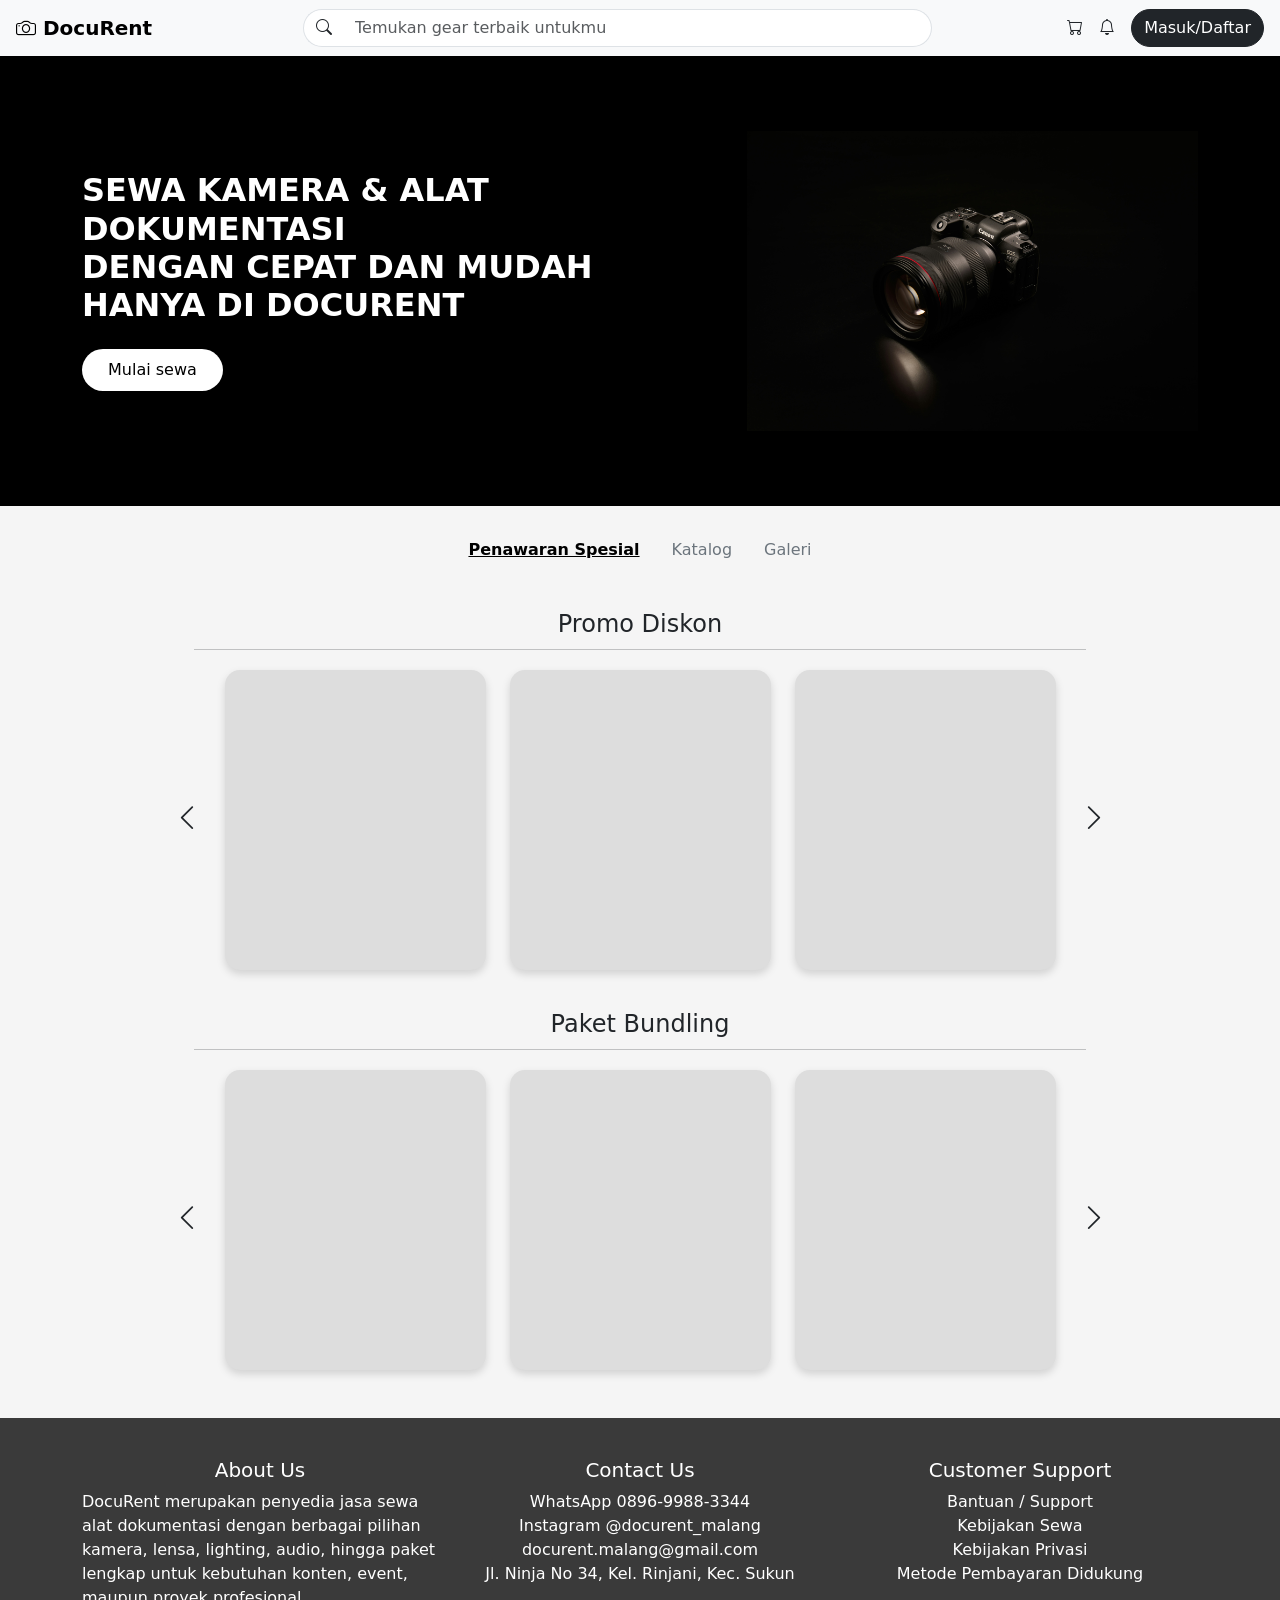
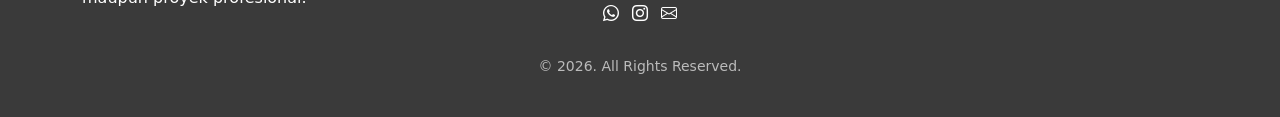
<file: index.html>
<!DOCTYPE html>
<html lang="id">
<head>
    <meta charset="UTF-8">
    <meta name="viewport" content="width=device-width, initial-scale=1.0">
    <title>DocuRent - Home</title>
    <link href="https://cdn.jsdelivr.net/npm/bootstrap@5.3.2/dist/css/bootstrap.min.css" rel="stylesheet">
    <link href="https://cdn.jsdelivr.net/npm/bootstrap-icons@1.11.3/font/bootstrap-icons.css" rel="stylesheet">
    <link rel="stylesheet" href="index-style.css">
</head>
<body>

    <nav class="navbar navbar-expand-lg bg-light px-3">

        <!-- Untuk desktop -->
        <a class="navbar-brand fw-bold d-none d-lg-block" href="#">
            <i class="bi bi-camera"></i> DocuRent
        </a>

        <div class="d-none d-lg-flex flex-grow-1 justify-content-center">
            <form style="width: 70%; max-width: 800px;">
                <div class="input-group">
                    <span class="input-group-text bg-white border-end-0 rounded-start-pill">
                        <i class="bi bi-search"></i>
                    </span>
                    <input 
                        type="search"
                        class="form-control border-start-0 rounded-end-pill"
                        placeholder="Temukan gear terbaik untukmu">
                </div>
            </form>
        </div>

        <div class="d-none d-lg-flex align-items-center">
            <i class="bi bi-cart me-3"></i>
            <i class="bi bi-bell me-3"></i>

            <a href="login.html" class="btn btn-dark rounded-pill">
                Masuk/Daftar
            </a>
        </div>

        <!-- Untuk mobile -->
        <div class="d-flex d-lg-none align-items-center w-100 gap-2">

            <div class="flex-grow-1">
                <div class="input-group">
                    <span class="input-group-text bg-white border-end-0">
                        <i class="bi bi-search"></i>
                    </span>
                    <input 
                        type="search"
                        class="form-control border-start-0"
                        placeholder="Cari gear...">
                </div>
            </div>

            <a href="login.html" class="btn btn-dark btn-sm rounded-pill px-3">
                Masuk/Daftar
            </a>

        </div>

    </nav>

    <!-- Hero -->
    <section class="hero">
        <div class="container">
            <div class="row align-items-center">
                <div class="col-md-7">
                    <h1>
                        SEWA KAMERA & ALAT DOKUMENTASI<br>
                        DENGAN CEPAT DAN MUDAH<br>
                        HANYA DI DOCURENT
                    </h1>

                    <button class="btn btn-hero mt-3">Mulai sewa</button>
                </div>

                <div class="col-md-5 d-none d-md-flex">
                    <img src="assets/camera-index.jpg" alt="Camera" class="img-fluid w-100">
                </div>
            </div>
        </div>
    </section>

    <!-- Tab -->
    <div class="container mt-4 text-center">
        <ul class="nav justify-content-center custom-tabs">
            <li class="nav-item">
                <a class="nav-link active" href="#">Penawaran Spesial</a>
            </li>
            <li class="nav-item">
                <a class="nav-link" href="#">Katalog</a>
            </li>
            <li class="nav-item">
                <a class="nav-link" href="#">Galeri</a>
            </li>
        </ul>
    </div>

    <!-- Promo Diskon -->
    <div class="container">
        <div class="section-title">
            <h4>Promo Diskon</h4>
            <hr>
        </div>

        <div class="row justify-content-center align-items-center flex-nowrap">
            <div class="col-auto">
                <i class="bi bi-chevron-left fs-3"></i>
            </div>

            <div class="col-8 col-md-3">
                <div class="custom-card"></div>
            </div>

            <div class="col-12 col-md-3 d-none d-md-block">
                <div class="custom-card"></div>
            </div>

            <div class="col-12 col-md-3 d-none d-md-block">
                <div class="custom-card"></div>
            </div>

            <div class="col-auto">
                <i class="bi bi-chevron-right fs-3"></i>
            </div>
        </div>
    </div>

    <!-- Paket Bundling -->
    <div class="container mb-5">
        <div class="section-title">
            <h4>Paket Bundling</h4>
            <hr>
        </div>

        <div class="row justify-content-center align-items-center flex-nowrap">
            <div class="col-auto">
                <i class="bi bi-chevron-left fs-3"></i>
            </div>

            <div class="col-8 col-md-3">
                <div class="custom-card"></div>
            </div>

            <div class="col-12 col-md-3 d-none d-md-block">
                <div class="custom-card"></div>
            </div>

            <div class="col-12 col-md-3 d-none d-md-block">
                <div class="custom-card"></div>
            </div>

            <div class="col-auto">
                <i class="bi bi-chevron-right fs-3"></i>
            </div>
        </div>
    </div>

    <!-- Footer -->
    <footer>
        <div class="container">
            <div class="row">

                <div class="col-md-4">
                    <h5 class="text-center">About Us</h5>
                    <p class="text-justify">
                        DocuRent merupakan penyedia jasa sewa alat dokumentasi
                        dengan berbagai pilihan kamera, lensa, lighting,
                        audio, hingga paket lengkap untuk kebutuhan konten,
                        event, maupun proyek profesional.
                    </p>
                </div>

                <div class="col-md-4 text-center">
                    <h5>Contact Us</h5>
                    <p>
                        WhatsApp 0896-9988-3344<br>
                        Instagram @docurent_malang<br>
                        docurent.malang@gmail.com<br>
                        Jl. Ninja No 34, Kel. Rinjani, Kec. Sukun
                    </p>
                    <i class="bi bi-whatsapp me-2"></i>
                    <i class="bi bi-instagram me-2"></i>
                    <i class="bi bi-envelope"></i>
                </div>

                <div class="col-md-4 text-center">
                    <h5>Customer Support</h5>
                    <p>
                        Bantuan / Support<br>
                        Kebijakan Sewa<br>
                        Kebijakan Privasi<br>
                        Metode Pembayaran Didukung
                    </p>
                </div>

            </div>

            <div class="footer-bottom">
                © 2026. All Rights Reserved.
            </div>
        </div>
    </footer>
</body>
</html>
</file>
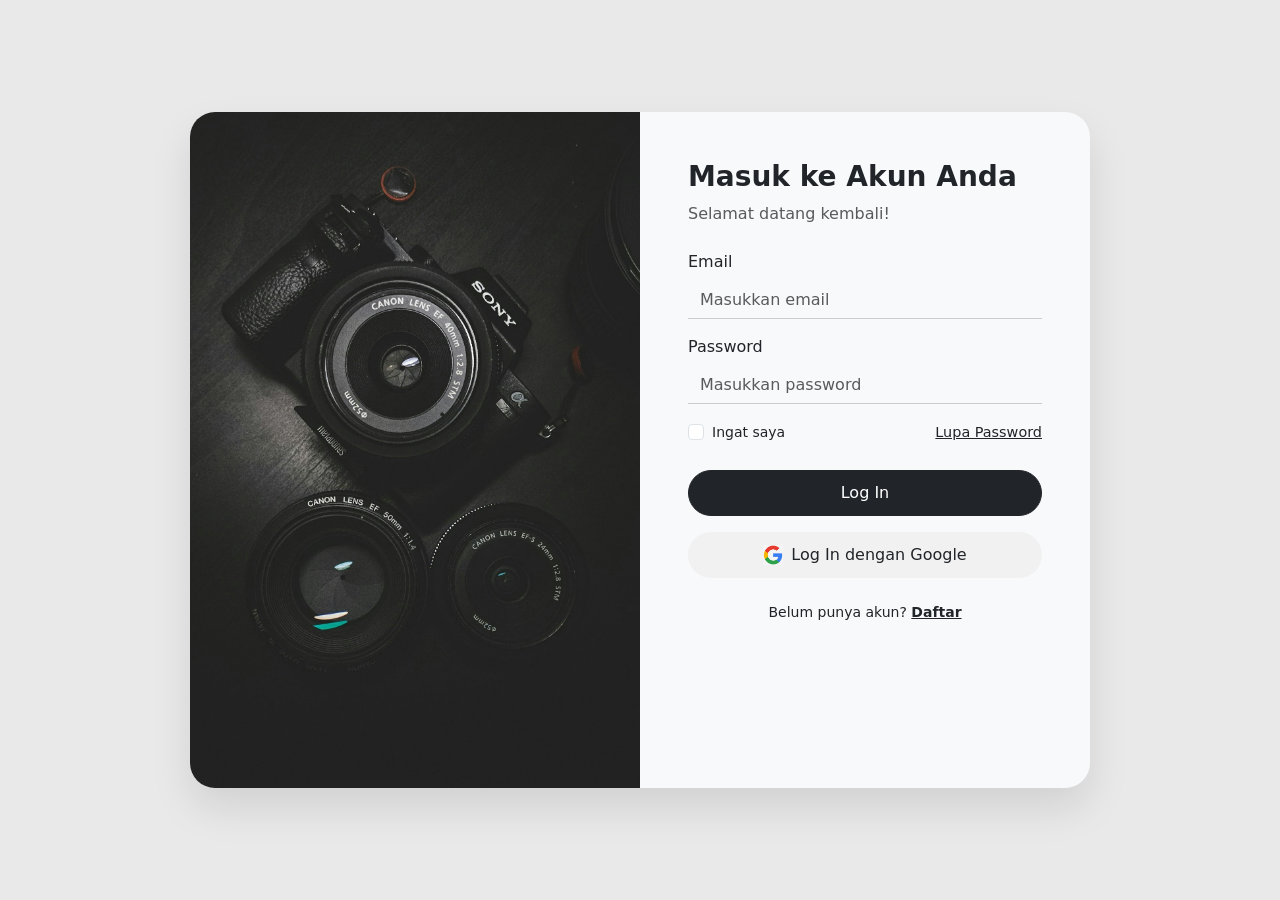
<file: login.html>
<!DOCTYPE html>
<html lang="en">
<head>
    <meta charset="UTF-8">
    <title>DocuRent - Login</title>
    <meta name="viewport" content="width=device-width, initial-scale=1.0">
    <link href="https://cdn.jsdelivr.net/npm/bootstrap@5.3.2/dist/css/bootstrap.min.css" rel="stylesheet">
    <link rel="stylesheet" href="login-style.css">
</head>
<body>

    <div class="container d-flex justify-content-center align-items-center min-vh-100">
        <div class="login-container w-100">
            <div class="row g-0">

                <div class="col-md-6 d-none d-md-block">
                    <div class="image-box h-100">
                        <img src="assets/camera-login.jpg" alt="Illustration">
                    </div>
                </div>

                <div class="col-12 col-md-6 p-4 p-md-5">
                    <h3 class="fw-bold mb-2">Masuk ke Akun Anda</h3>
                    <p class="text-muted mb-4">
                        Selamat datang kembali!
                    </p>

                    <form>
                        <div class="mb-3">
                            <label class="form-label">Email</label>
                            <input type="email" class="form-control" placeholder="Masukkan email">
                        </div>

                        <div class="mb-3">
                            <label class="form-label">Password</label>
                            <input type="password" class="form-control" placeholder="Masukkan password">
                        </div>

                        <div class="d-flex justify-content-between align-items-center mb-4 flex-wrap gap-2">
                            <div class="form-check">
                                <input class="form-check-input" type="checkbox">
                                <label class="form-check-label small">
                                    Ingat saya
                                </label>
                            </div>
                            <a href="#" class="forgot-password text-dark">
                                Lupa Password
                            </a>
                        </div>

                        <a href="index.html" class="btn btn-dark w-100 mb-3">
                            Log In
                        </a>

                        <button type="button"
                            class="btn btn-google w-100 mb-4 d-flex align-items-center justify-content-center">
                            <img src="assets/google.png" alt="Google" height="20" class="me-2">
                            Log In dengan Google
                        </button>

                        <p class="text-center small">
                            Belum punya akun?
                            <a href="#" class="fw-bold text-dark">Daftar</a>
                        </p>
                    </form>
                </div>

            </div>
        </div>
    </div>

</body>
</html>
</file>
<file: index-style.css>
body {
    background-color: #f5f5f5;
}

.hero {
    min-height: 50vh;
    display: flex;
    align-items: center;
    background-color: #000;
    color: #fff;
}

.hero img {
    width: 100%;
    height: 100%;
    object-fit: cover;
}

.hero h1 {
    font-size: 32px;
    font-weight: 600;
}

.btn-hero {
    padding: 8px 25px;
    border-radius: 30px;
    background-color: #fff;
    color: #000;
}

.custom-tabs .nav-link {
    border: none;
    font-weight: 500;
    color: #6c757d;
}

.custom-tabs .nav-link:hover,
.custom-tabs .nav-link.active {
    color: #000;
}

.custom-tabs .nav-link.active {
    font-weight: 700;
    text-decoration: underline;
    background: none;
}

.section-title {
    margin: 40px 0 20px;
    text-align: center;
}

.section-title hr {
    width: 80%;
    margin: 10px auto;
}

.custom-card {
    height: 300px;
    border-radius: 15px;
    background-color: #ddd;
    box-shadow: 0 4px 8px rgba(0, 0, 0, 0.15);
}

footer {
    padding: 40px 0;
    background-color: #3a3a3a;
    color: #fff;
}

footer a {
    color: #ccc;
    text-decoration: none;
}

footer a:hover {
    color: #fff;
}

.footer-bottom {
    margin-top: 30px;
    text-align: center;
    font-size: 14px;
    color: #bbb;
}

@media (max-width: 768px) {

    .hero {
        min-height: 35vh;
        padding: 25px 0;
        text-align: center;
    }

    .hero h1 {
        font-size: 20px !important;
        line-height: 1.3 !important;
    }

    footer .col-md-4 {
        margin-bottom: 35px;
        text-align: center;
    }

    footer .col-md-4:last-child {
        margin-bottom: 0;
    }

    .custom-card {
        width: 85%;
        margin: 0 auto;
    }

    .row.align-items-center .col-auto {
        display: flex;
        align-items: center;
    }
}
</file>
<file: login-style.css>
body {
    margin: 0;
    background-color: #e9e9e9;
}

.login-container {
    max-width: 900px;
    background: #f8f9fa;
    border-radius: 25px;
    box-shadow: 0 20px 40px rgba(0, 0, 0, 0.1);
    overflow: hidden;
}

.image-box,
.image-box img {
    height: 100%;
}

.image-box img {
    width: 100%;
    object-fit: cover;
    display: block;
}

.form-control {
    background: transparent;
    border: none;
    border-bottom: 1px solid #ccc;
    border-radius: 0;
}

.form-control:focus {
    border-color: #000;
    box-shadow: none;
}

.btn-dark,
.btn-google {
    padding: 10px;
    border-radius: 50px;
}

.btn-google {
    background-color: #f1f1f1;
}

.forgot-password {
    font-size: 0.9rem;
}
</file>
